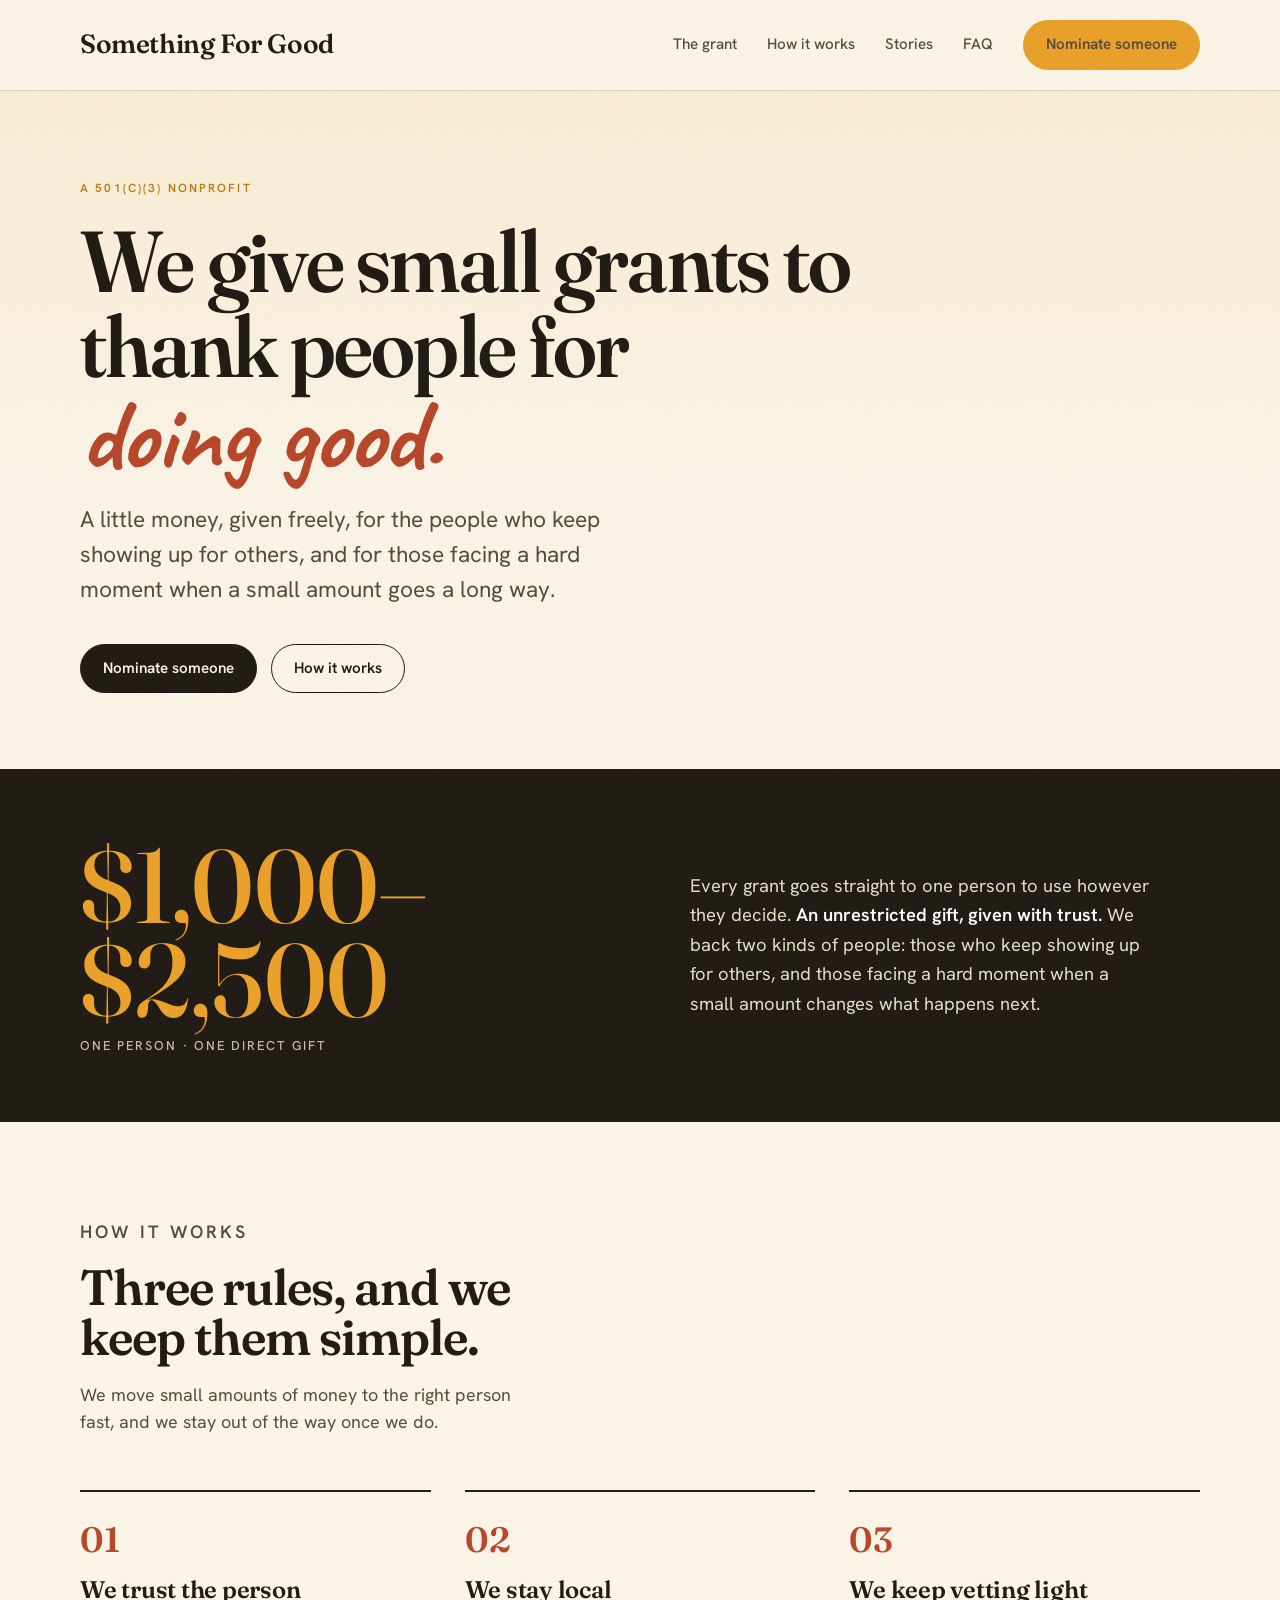
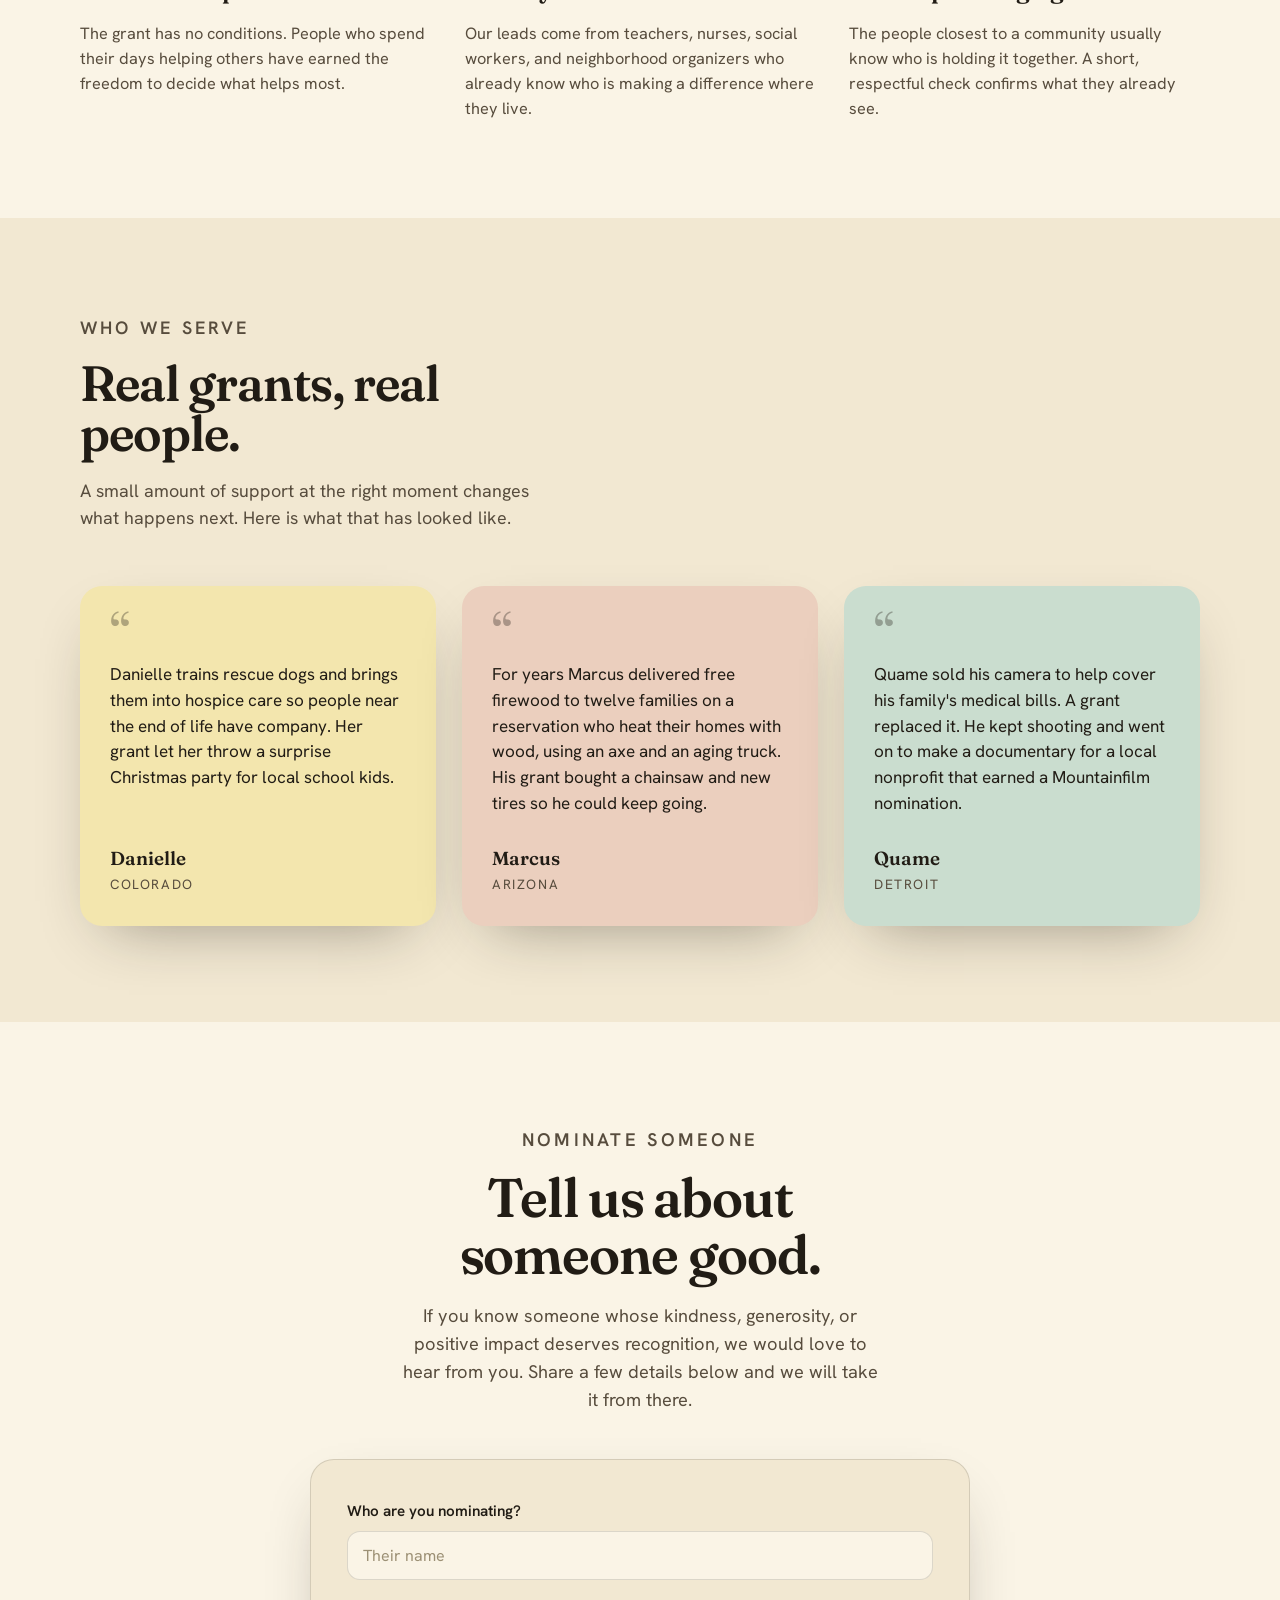
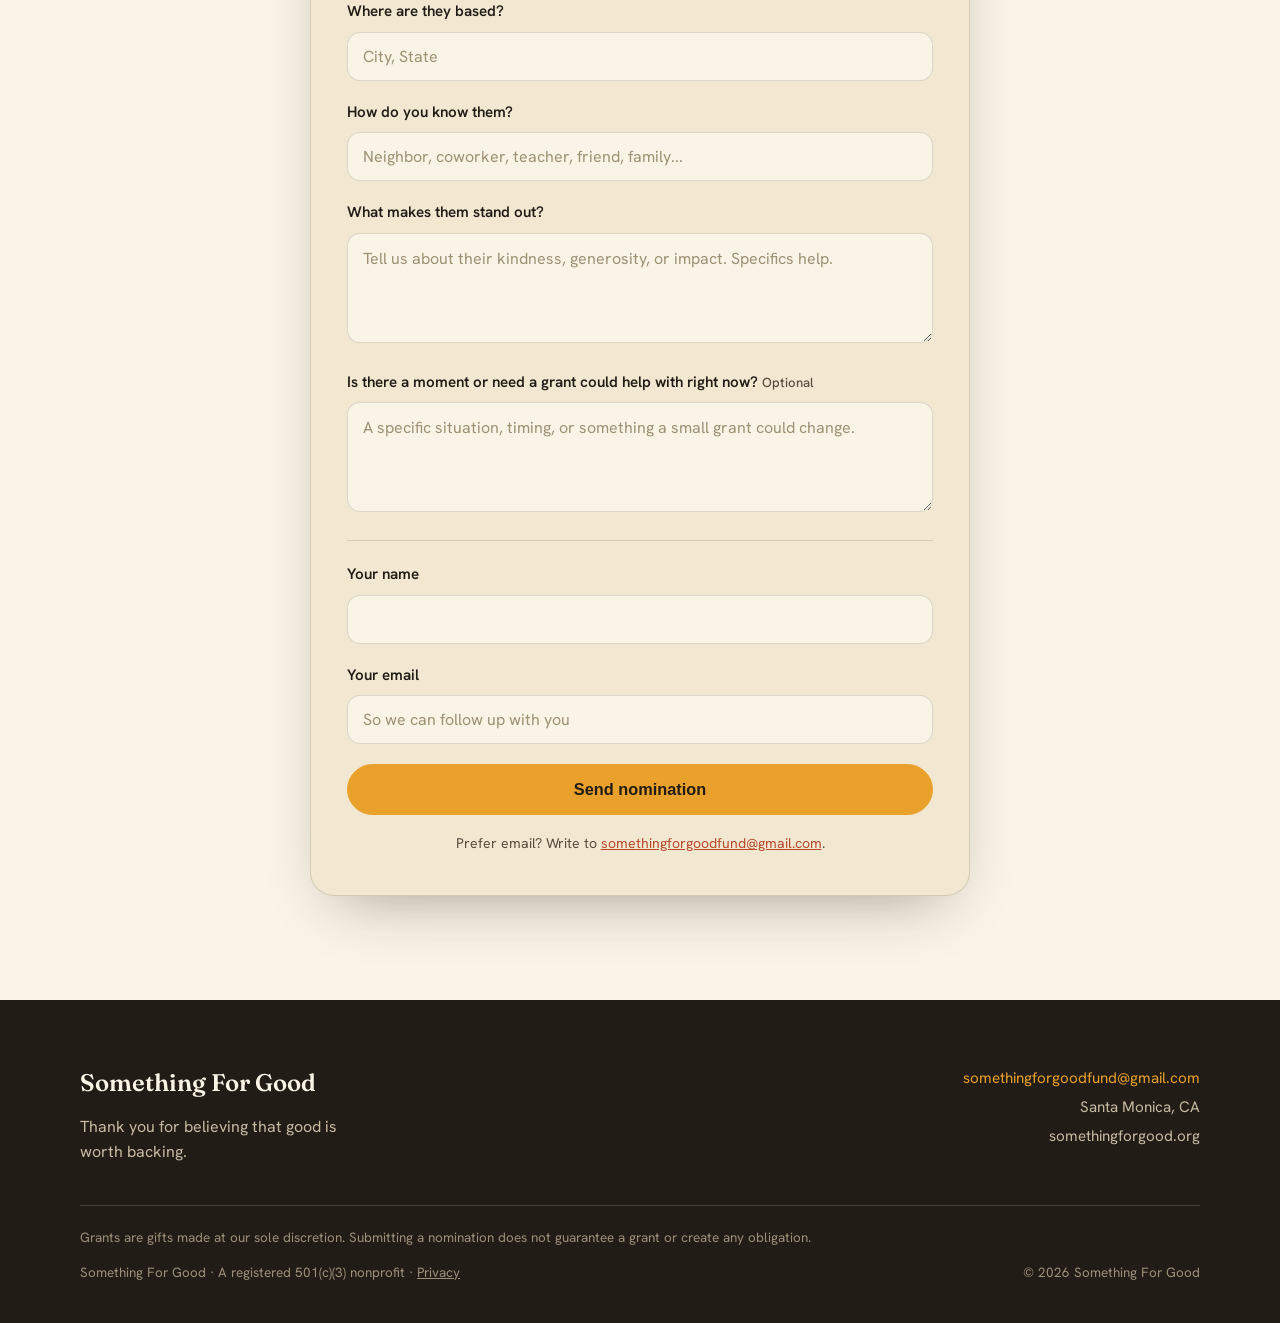
<file: index.html>
<!DOCTYPE html>
<html lang="en">
<head>
<meta charset="UTF-8" />
<script>document.documentElement.className += " js";</script>
<meta name="viewport" content="width=device-width, initial-scale=1.0" />
<title>Something For Good — small grants for people doing good</title>
<meta name="description" content="Something For Good is a 501(c)(3) nonprofit that gives unrestricted grants of $1,000 to $2,500 to everyday people quietly making life better for the people near them." />
<link rel="preconnect" href="https://fonts.googleapis.com" />
<link rel="preconnect" href="https://fonts.gstatic.com" crossorigin />
<link href="https://fonts.googleapis.com/css2?family=Caveat:wght@600;700&family=Fraunces:ital,opsz,wght@0,9..144,400;0,9..144,500;0,9..144,600;0,9..144,700;1,9..144,500&family=Hanken+Grotesk:wght@400;500;600;700&display=swap" rel="stylesheet" />
<link rel="stylesheet" href="styles.css" />
</head>
<body>

<header>
  <nav class="wrap nav">
    <a class="brand" href="#top" aria-label="Something For Good home">Something For Good</a>
    <div class="nav-links" id="navLinks">
      <a href="#grant">The grant</a>
      <a href="#how">How it works</a>
      <a href="#stories">Stories</a>
      <a href="faq.html">FAQ</a>
      <a class="btn btn-gold" href="#contact">Nominate someone</a>
    </div>
    <button class="menu-toggle" id="menuToggle" aria-label="Open menu" aria-expanded="false">
      <span></span><span></span><span></span>
    </button>
  </nav>
</header>

<main id="top">

  <!-- HERO -->
  <section class="hero">
    <div class="wrap">
      <p class="eyebrow reveal">A 501(c)(3) nonprofit</p>
      <h1 class="reveal d1">We give small grants to thank people for <em>doing good.</em></h1>
      <p class="lede reveal d2">A little money, given freely, for the people who keep showing up for others, and for those facing a hard moment when a small amount goes a long way.</p>
      <div class="hero-actions reveal d3">
        <a class="btn" href="#contact">Nominate someone</a>
        <a class="btn btn-ghost" href="#how">How it works</a>
      </div>
    </div>
  </section>

  <!-- GRANT BAND -->
  <section class="band" id="grant">
    <div class="wrap grid">
      <div class="figure reveal">
        <span class="amt">$1,000–$2,500</span>
        <span class="cap">One person · one direct gift</span>
      </div>
      <div class="reveal d1">
        <p>Every grant goes straight to one person to use however they decide. <strong>An unrestricted gift, given with trust.</strong> We back two kinds of people: those who keep showing up for others, and those facing a hard moment when a small amount changes what happens next.</p>
      </div>
    </div>
  </section>

  <!-- HOW IT WORKS -->
  <section class="block" id="how">
    <div class="wrap">
      <div class="section-head reveal">
        <p class="eyebrow">How it works</p>
        <h2>Three rules, and we keep them simple.</h2>
        <p>We move small amounts of money to the right person fast, and we stay out of the way once we do.</p>
      </div>
      <div class="steps">
        <div class="step reveal">
          <div class="num">01</div>
          <h3>We trust the person</h3>
          <p>The grant has no conditions. People who spend their days helping others have earned the freedom to decide what helps most.</p>
        </div>
        <div class="step reveal d1">
          <div class="num">02</div>
          <h3>We stay local</h3>
          <p>Our leads come from teachers, nurses, social workers, and neighborhood organizers who already know who is making a difference where they live.</p>
        </div>
        <div class="step reveal d2">
          <div class="num">03</div>
          <h3>We keep vetting light</h3>
          <p>The people closest to a community usually know who is holding it together. A short, respectful check confirms what they already see.</p>
        </div>
      </div>
    </div>
  </section>

  <!-- STORIES -->
  <section class="block stories-sec" id="stories">
    <div class="wrap">
      <div class="section-head reveal">
        <p class="eyebrow">Who we serve</p>
        <h2>Real grants, real people.</h2>
        <p>A small amount of support at the right moment changes what happens next. Here is what that has looked like.</p>
      </div>
      <div class="stories">
        <article class="story gold reveal">
          <div class="quote-mark">&ldquo;</div>
          <p>Danielle trains rescue dogs and brings them into hospice care so people near the end of life have company. Her grant let her throw a surprise Christmas party for local school kids.</p>
          <div class="who">Danielle</div>
          <div class="where">Colorado</div>
        </article>
        <article class="story clay reveal d1">
          <div class="quote-mark">&ldquo;</div>
          <p>For years Marcus delivered free firewood to twelve families on a reservation who heat their homes with wood, using an axe and an aging truck. His grant bought a chainsaw and new tires so he could keep going.</p>
          <div class="who">Marcus</div>
          <div class="where">Arizona</div>
        </article>
        <article class="story sage reveal d2">
          <div class="quote-mark">&ldquo;</div>
          <p>Quame sold his camera to help cover his family's medical bills. A grant replaced it. He kept shooting and went on to make a documentary for a local nonprofit that earned a Mountainfilm nomination.</p>
          <div class="who">Quame</div>
          <div class="where">Detroit</div>
        </article>
      </div>
    </div>
  </section>

  <!-- NOMINATE -->
  <section class="cta" id="contact">
    <div class="wrap">
      <div class="cta-head reveal">
        <p class="eyebrow">Nominate someone</p>
        <h2>Tell us about someone good.</h2>
        <p>If you know someone whose kindness, generosity, or positive impact deserves recognition, we would love to hear from you. Share a few details below and we will take it from there.</p>
      </div>

      <form id="nominate" class="form-card reveal d1" action="https://formspree.io/f/xeeyewyy" method="POST" novalidate>
        <div class="field">
          <label for="nomName">Who are you nominating?</label>
          <input id="nomName" name="nominee_name" type="text" placeholder="Their name" autocomplete="off" required>
        </div>
        <input type="text" name="_gotcha" tabindex="-1" autocomplete="off" aria-hidden="true" style="position:absolute;left:-9999px;width:1px;height:1px;opacity:0;pointer-events:none">

        <div class="field">
          <label for="nomLoc">Where are they based?</label>
          <input id="nomLoc" name="nominee_location" type="text" placeholder="City, State">
        </div>
        <div class="field">
          <label for="nomRel">How do you know them?</label>
          <input id="nomRel" name="relationship" type="text" placeholder="Neighbor, coworker, teacher, friend, family...">
        </div>
        <div class="field">
          <label for="nomStory">What makes them stand out?</label>
          <textarea id="nomStory" name="why_they_stand_out" placeholder="Tell us about their kindness, generosity, or impact. Specifics help." required></textarea>
        </div>
        <div class="field">
          <label for="nomNeed">Is there a moment or need a grant could help with right now? <span class="opt">Optional</span></label>
          <textarea id="nomNeed" name="current_need" placeholder="A specific situation, timing, or something a small grant could change."></textarea>
        </div>
        <hr class="field-divider">
        <div class="field">
          <label for="yourName">Your name</label>
          <input id="yourName" name="your_name" type="text" autocomplete="name" required>
        </div>
        <div class="field">
          <label for="yourEmail">Your email</label>
          <input id="yourEmail" name="email" type="email" placeholder="So we can follow up with you" autocomplete="email" required>
        </div>
        <div class="form-actions">
          <button type="submit" class="btn btn-gold">Send nomination</button>
        </div>
        <div class="form-error" id="formError">Please fill in your name, your email, the nominee, and what makes them stand out.</div>
        <p class="form-note">Prefer email? Write to <a href="mailto:somethingforgoodfund@gmail.com">somethingforgoodfund@gmail.com</a>.</p>
      </form>

      <div class="form-success" id="formSuccess" role="status">
        <h3>Thank you.</h3>
        <p>Your nomination is on its way. We read every one, and we will be in touch.</p>
      </div>
    </div>
  </section>

</main>

<footer>
  <div class="wrap">
    <div class="foot-grid">
      <div>
        <div class="foot-brand">Something For Good</div>
        <p style="color:#C8BBA4;max-width:32ch;margin-top:14px">Thank you for believing that good is worth backing.</p>
      </div>
      <div class="foot-meta">
        <a href="mailto:somethingforgoodfund@gmail.com">somethingforgoodfund@gmail.com</a><br>
        Santa Monica, CA<br>
        somethingforgood.org
      </div>
    </div>
    <hr class="foot-rule" />
    <p style="color:#9C907C;font-size:.84rem;margin-bottom:14px">Grants are gifts made at our sole discretion. Submitting a nomination does not guarantee a grant or create any obligation.</p>

    <div class="foot-fine">
      <span>Something For Good · A registered 501(c)(3) nonprofit · <a href="privacy.html" style="color:inherit;text-decoration:underline">Privacy</a></span>
      <span>© 2026 Something For Good</span>
    </div>
  </div>
</footer>

<script>
  // Scroll reveal
  const io = new IntersectionObserver((entries)=>{
    entries.forEach(e=>{ if(e.isIntersecting){ e.target.classList.add('in'); io.unobserve(e.target);} });
  },{threshold:.14});
  document.querySelectorAll('.reveal').forEach(el=>io.observe(el));

  // Mobile menu
  const toggle=document.getElementById('menuToggle');
  const links=document.getElementById('navLinks');
  toggle.addEventListener('click',()=>{
    const open=links.classList.toggle('open');
    toggle.setAttribute('aria-expanded',open);
  });
  links.querySelectorAll('a').forEach(a=>a.addEventListener('click',()=>{
    links.classList.remove('open');toggle.setAttribute('aria-expanded',false);
  }));

  // Nomination form
  const form=document.getElementById('nominate');
  if(form){
    const val=id=>(document.getElementById(id).value||'').trim();
    const err=document.getElementById('formError');
    const btn=form.querySelector('button[type="submit"]');
    form.addEventListener('submit',async e=>{
      e.preventDefault();
      if(!val('nomName')||!val('nomStory')||!val('yourName')||!val('yourEmail')){
        err.textContent='Please fill in your name, your email, the nominee, and what makes them stand out.';
        err.classList.add('show');
        return;
      }
      err.classList.remove('show');
      btn.disabled=true; btn.textContent='Sending...';
      try{
        const res=await fetch(form.action,{
          method:'POST',
          body:new FormData(form),
          headers:{'Accept':'application/json'}
        });
        if(!res.ok) throw new Error('bad response');
        form.style.display='none';
        const ok=document.getElementById('formSuccess');
        ok.classList.add('show');
        const sec=document.getElementById('contact');
        (sec||ok).scrollIntoView({behavior:'smooth',block:'start'});
      }catch(_){
        btn.disabled=false; btn.textContent='Send nomination';
        err.textContent='That did not send. Please try again, or email somethingforgoodfund@gmail.com.';
        err.classList.add('show');
      }
    });
  }
</script>
</body>
</html>
</file>
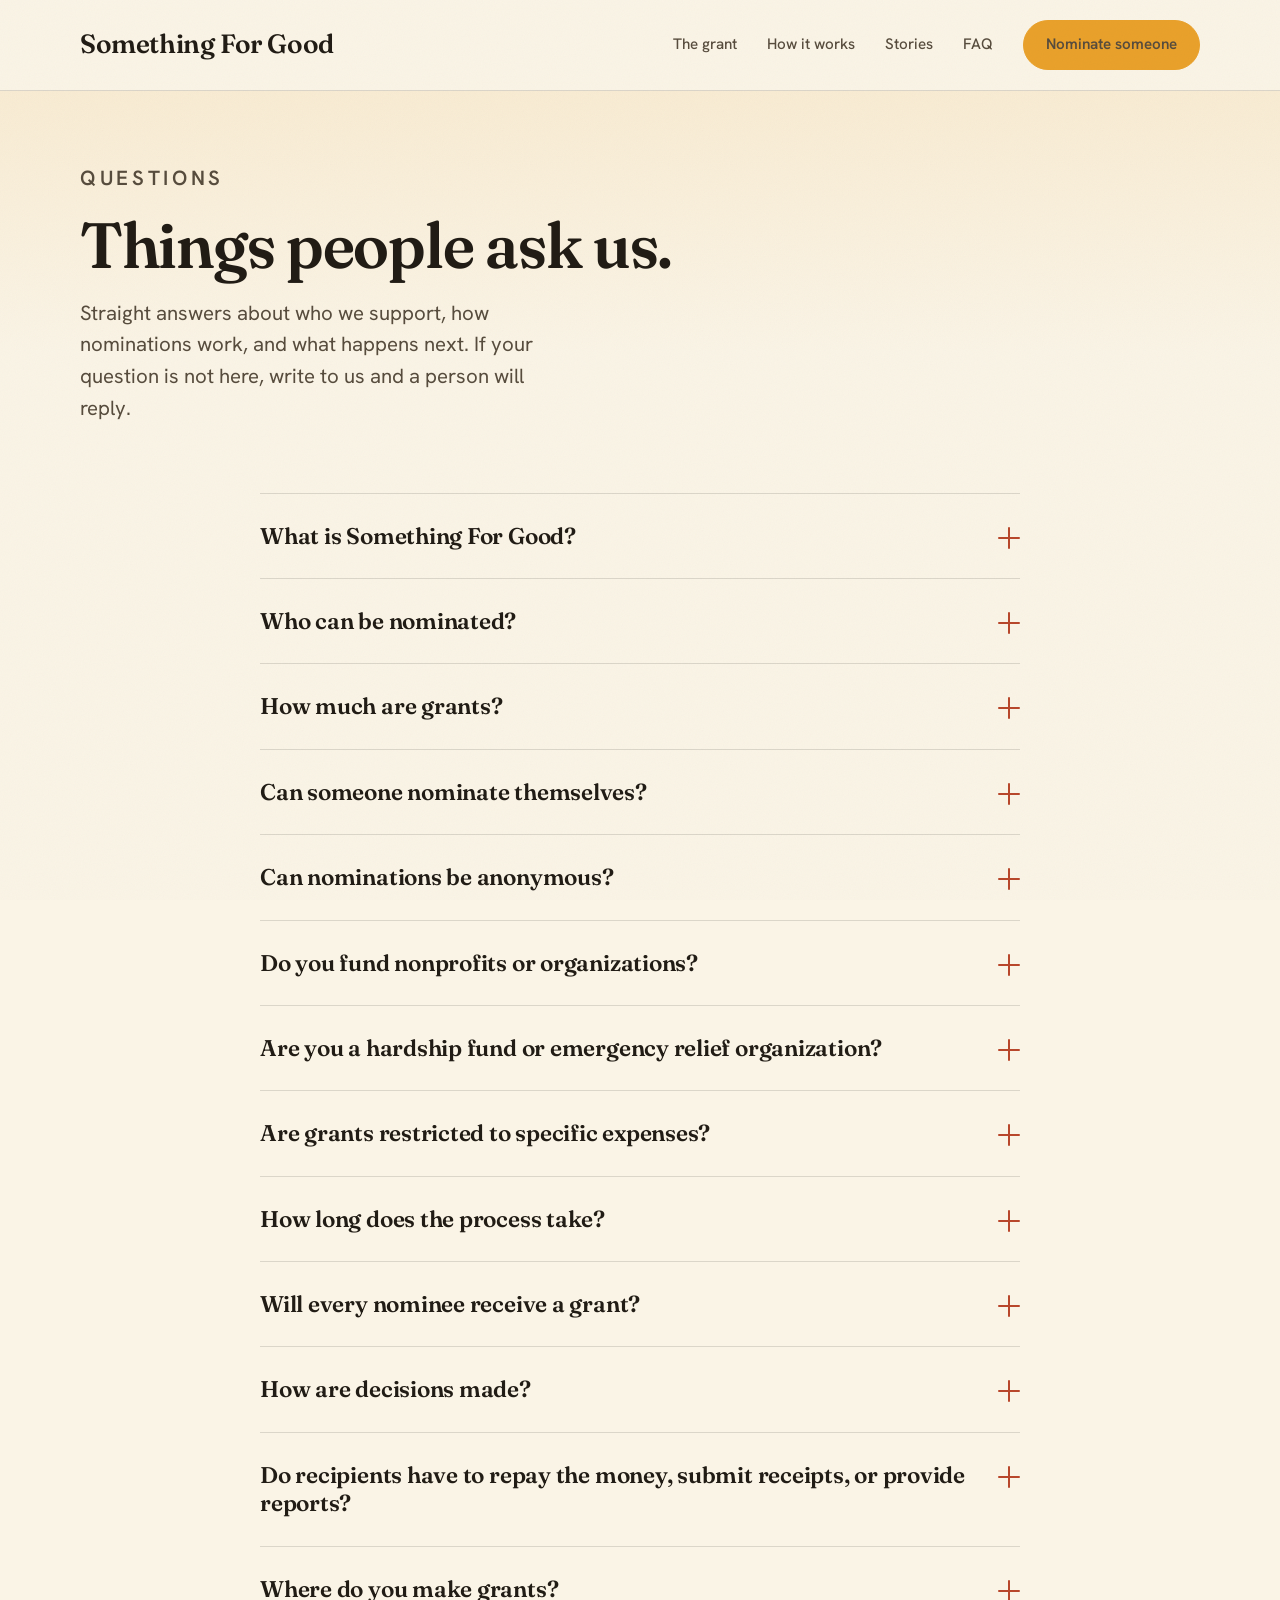
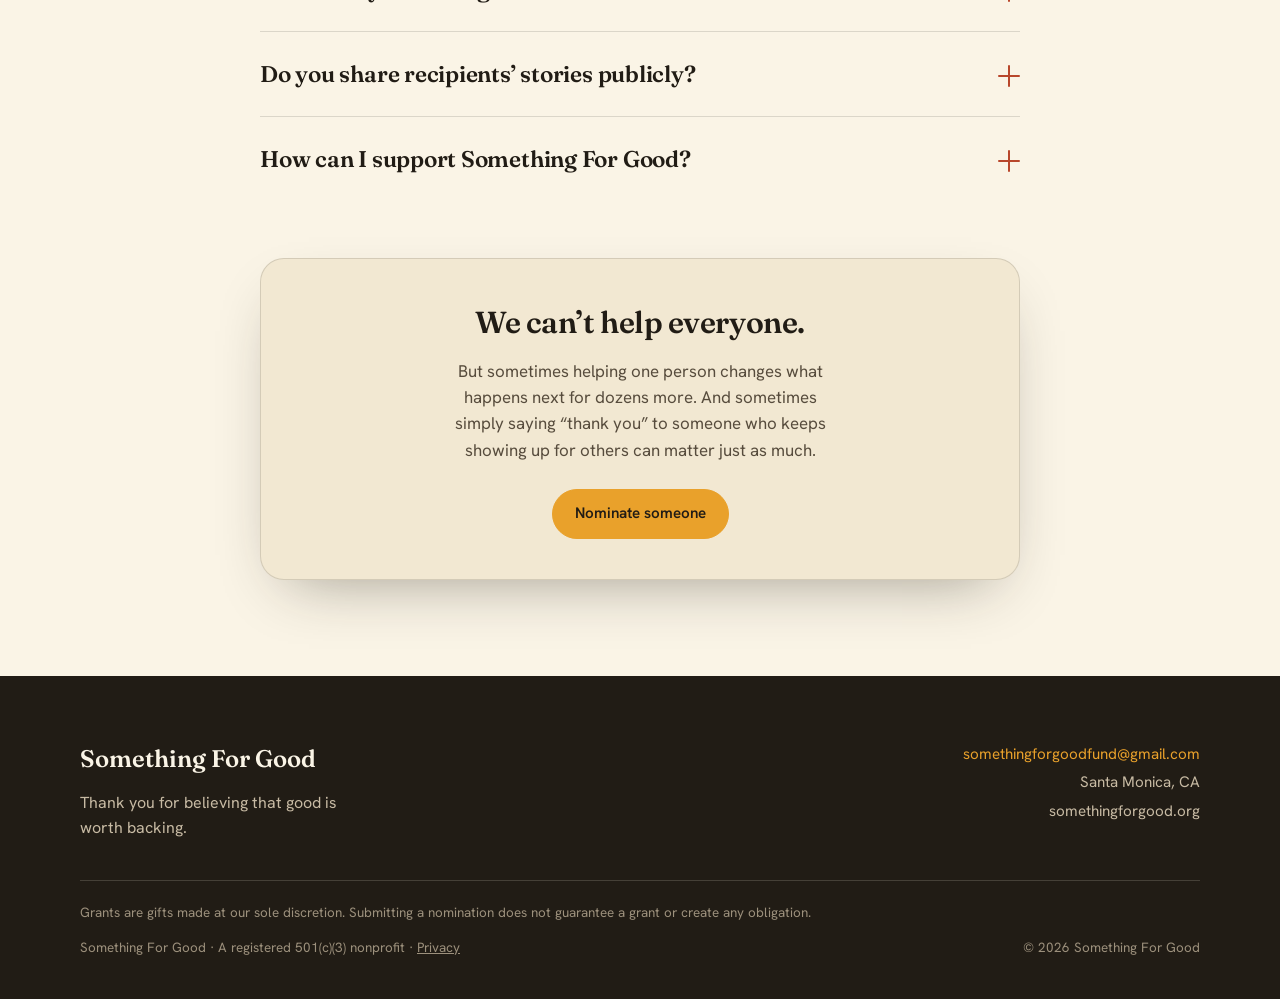
<file: faq.html>
<!DOCTYPE html>
<html lang="en">
<head>
<meta charset="UTF-8" />
<script>document.documentElement.className += " js";</script>
<meta name="viewport" content="width=device-width, initial-scale=1.0" />
<title>FAQ — Something For Good</title>
<meta name="description" content="Answers to common questions about Something For Good's small unrestricted grants, how nominations work, and who we support." />
<link rel="preconnect" href="https://fonts.googleapis.com" />
<link rel="preconnect" href="https://fonts.gstatic.com" crossorigin />
<link href="https://fonts.googleapis.com/css2?family=Caveat:wght@600;700&family=Fraunces:ital,opsz,wght@0,9..144,400;0,9..144,500;0,9..144,600;0,9..144,700;1,9..144,500&family=Hanken+Grotesk:wght@400;500;600;700&display=swap" rel="stylesheet" />
<link rel="stylesheet" href="styles.css" />
<style>
  .faq-hero{padding:72px 0 44px;
    background:linear-gradient(180deg,rgba(233,161,43,.10),rgba(250,244,230,0) 70%)}
  .faq-hero h1{font-family:var(--display);font-weight:600;
    font-size:clamp(2.4rem,5.5vw,4rem);line-height:1.02;letter-spacing:-.02em;
    margin:18px 0 20px;max-width:16ch;font-variation-settings:"SOFT" 30,"WONK" 1}
  .faq-hero p{font-size:clamp(1.05rem,1.8vw,1.28rem);max-width:44ch;color:var(--ink-soft)}
  .faq-list{padding:24px 0 96px;max-width:760px}
  .faq-item{border-top:1px solid var(--line)}
  .faq-item:last-child{border-bottom:1px solid var(--line)}
  .faq-q{width:100%;display:flex;align-items:flex-start;justify-content:space-between;gap:24px;
    background:none;border:none;cursor:pointer;text-align:left;padding:28px 0;
    font-family:var(--display);font-weight:600;font-size:clamp(1.15rem,2.2vw,1.42rem);
    color:var(--ink);letter-spacing:-.01em;line-height:1.25}
  .faq-q:focus-visible{outline:2px solid var(--marigold-deep);outline-offset:4px;border-radius:6px}
  .faq-icon{flex:none;width:22px;height:22px;margin-top:5px;position:relative}
  .faq-icon::before,.faq-icon::after{content:"";position:absolute;background:var(--clay);
    border-radius:2px;transition:transform .28s ease}
  .faq-icon::before{top:10px;left:0;width:22px;height:2px}
  .faq-icon::after{left:10px;top:0;width:2px;height:22px}
  .faq-item.open .faq-icon::after{transform:rotate(90deg)}
  .faq-a{overflow:hidden;max-height:0;transition:max-height .32s ease}
  .faq-item.open .faq-a{max-height:640px}
  .faq-a p{color:var(--ink-soft);font-size:1.06rem;line-height:1.62;
    max-width:60ch;padding:0 0 28px}
  .faq-a p + p{padding-top:0;margin-top:-12px;padding-bottom:28px}
  .faq-a a{color:var(--clay);text-decoration:underline}
  .faq-foot{margin-top:56px;background:var(--paper-2);border:1px solid var(--line);
    border-radius:24px;padding:40px 36px;text-align:center;box-shadow:var(--shadow)}
  .faq-foot h2{font-family:var(--display);font-weight:600;font-size:1.9rem;
    letter-spacing:-.015em;margin-bottom:12px}
  .faq-foot p{color:var(--ink-soft);max-width:44ch;margin:0 auto 26px;font-size:1.06rem}
  @media (prefers-reduced-motion:reduce){
    .faq-a{transition:none}
    .faq-icon::before,.faq-icon::after{transition:none}
  }
</style>
</head>
<body>

<header>
  <nav class="wrap nav">
    <a class="brand" href="index.html" aria-label="Something For Good home">Something For Good</a>
    <div class="nav-links" id="navLinks">
      <a href="index.html#grant">The grant</a>
      <a href="index.html#how">How it works</a>
      <a href="index.html#stories">Stories</a>
      <a href="faq.html">FAQ</a>
      <a class="btn btn-gold" href="index.html#contact">Nominate someone</a>
    </div>
    <button class="menu-toggle" id="menuToggle" aria-label="Open menu" aria-expanded="false">
      <span></span><span></span><span></span>
    </button>
  </nav>
</header>

<main id="top">

  <section class="faq-hero">
    <div class="wrap">
      <p class="eyebrow reveal">Questions</p>
      <h1 class="reveal d1">Things people ask us.</h1>
      <p class="reveal d2">Straight answers about who we support, how nominations work, and what happens next. If your question is not here, write to us and a person will reply.</p>
    </div>
  </section>

  <section class="wrap faq-list">

    <div class="faq-item reveal">
      <button class="faq-q" aria-expanded="false" aria-controls="a1">
        <span>What is Something For Good?</span>
        <span class="faq-icon" aria-hidden="true"></span>
      </button>
      <div class="faq-a" id="a1" role="region">
        <p>Something For Good is a 501(c)(3) nonprofit that gives small grants directly to people.</p>
        <p>Our primary mission is to recognize and support people who consistently demonstrate extraordinary generosity, service, and care for others &mdash; beyond their professional roles, beyond organizational responsibilities, and beyond what most people would reasonably expect.</p>
        <p>We also help at those rare moments when a little support, given at exactly the right time, can change what happens next.</p>
      </div>
    </div>

    <div class="faq-item reveal">
      <button class="faq-q" aria-expanded="false" aria-controls="a2">
        <span>Who can be nominated?</span>
        <span class="faq-icon" aria-hidden="true"></span>
      </button>
      <div class="faq-a" id="a2" role="region">
        <p>We generally support two kinds of people.</p>
        <p><strong>People who keep showing up for others in extraordinary ways.</strong> The teacher who spends evenings training rescue dogs to become companions for hospice patients. The handyman who provides free safety repairs and plumbing help for elderly neighbors. The Uber driver who gives free rides to families visiting loved ones in hospitals, often far from home. The neighbor who organizes a pop-up food pantry in her backyard. The mechanic who cuts and delivers free firewood to families struggling with heating costs. The young barber who gives free haircuts to veterans and to people preparing for their first day at a new job.</p>
        <p><strong>People facing those rare moments when a small amount of support could change what happens next.</strong> Creating a prom for high school students with intellectual disabilities after many were bullied or excluded from traditional events. Replacing tools stolen from a handyman who had spent years helping elderly neighbors for free. Replacing the camera an aspiring photographer sold to help pay family medical bills, so he could keep documenting his community and teaching others. Buying a ping-pong table that drew young people into a remote community center offering online counseling during a period of high youth suicide rates.</p>
      </div>
    </div>

    <div class="faq-item reveal">
      <button class="faq-q" aria-expanded="false" aria-controls="a3">
        <span>How much are grants?</span>
        <span class="faq-icon" aria-hidden="true"></span>
      </button>
      <div class="faq-a" id="a3" role="region">
        <p>Most grants range from $1,000 to $2,500.</p>
      </div>
    </div>

    <div class="faq-item reveal">
      <button class="faq-q" aria-expanded="false" aria-controls="a4">
        <span>Can someone nominate themselves?</span>
        <span class="faq-icon" aria-hidden="true"></span>
      </button>
      <div class="faq-a" id="a4" role="region">
        <p>Yes. Sometimes asking for help takes as much courage as offering it.</p>
      </div>
    </div>

    <div class="faq-item reveal">
      <button class="faq-q" aria-expanded="false" aria-controls="a5">
        <span>Can nominations be anonymous?</span>
        <span class="faq-icon" aria-hidden="true"></span>
      </button>
      <div class="faq-a" id="a5" role="region">
        <p>No. Our process involves conversations and relationship-building, so nominators must identify themselves and be willing to participate in follow-up discussions if needed.</p>
      </div>
    </div>

    <div class="faq-item reveal">
      <button class="faq-q" aria-expanded="false" aria-controls="a6">
        <span>Do you fund nonprofits or organizations?</span>
        <span class="faq-icon" aria-hidden="true"></span>
      </button>
      <div class="faq-a" id="a6" role="region">
        <p>No. We support people, not systems.</p>
      </div>
    </div>

    <div class="faq-item reveal">
      <button class="faq-q" aria-expanded="false" aria-controls="a7">
        <span>Are you a hardship fund or emergency relief organization?</span>
        <span class="faq-icon" aria-hidden="true"></span>
      </button>
      <div class="faq-a" id="a7" role="region">
        <p>No. While we occasionally support people facing difficult circumstances, we are not designed to meet every need.</p>
        <p>Instead, we look for opportunities where a relatively small grant can remove a specific obstacle, strengthen something good that is already happening, or create ripple effects far beyond the grant itself.</p>
      </div>
    </div>

    <div class="faq-item reveal">
      <button class="faq-q" aria-expanded="false" aria-controls="a8">
        <span>Are grants restricted to specific expenses?</span>
        <span class="faq-icon" aria-hidden="true"></span>
      </button>
      <div class="faq-a" id="a8" role="region">
        <p>Usually not. We trust the person closest to the problem to know what will help most.</p>
      </div>
    </div>

    <div class="faq-item reveal">
      <button class="faq-q" aria-expanded="false" aria-controls="a9">
        <span>How long does the process take?</span>
        <span class="faq-icon" aria-hidden="true"></span>
      </button>
      <div class="faq-a" id="a9" role="region">
        <p>We review every nomination carefully and personally.</p>
        <p>Most decisions take approximately two to three weeks from the time we receive a complete nomination, although timing may vary depending on the circumstances and the need for follow-up conversations.</p>
      </div>
    </div>

    <div class="faq-item reveal">
      <button class="faq-q" aria-expanded="false" aria-controls="a10">
        <span>Will every nominee receive a grant?</span>
        <span class="faq-icon" aria-hidden="true"></span>
      </button>
      <div class="faq-a" id="a10" role="region">
        <p>No. We wish we could support everyone doing extraordinary work or facing a difficult moment. Our resources are limited, and saying no to worthy requests is often the hardest part of this work.</p>
      </div>
    </div>

    <div class="faq-item reveal">
      <button class="faq-q" aria-expanded="false" aria-controls="a11">
        <span>How are decisions made?</span>
        <span class="faq-icon" aria-hidden="true"></span>
      </button>
      <div class="faq-a" id="a11" role="region">
        <p>We do not use a points system or formula.</p>
        <p>We look for opportunities where a relatively small amount of support could strengthen something good that is already happening, remove a specific obstacle, or meaningfully change what happens next.</p>
      </div>
    </div>

    <div class="faq-item reveal">
      <button class="faq-q" aria-expanded="false" aria-controls="a12">
        <span>Do recipients have to repay the money, submit receipts, or provide reports?</span>
        <span class="faq-icon" aria-hidden="true"></span>
      </button>
      <div class="faq-a" id="a12" role="region">
        <p>No. These are gifts, not loans. We intentionally try to reduce bureaucracy, not create more of it.</p>
      </div>
    </div>

    <div class="faq-item reveal">
      <button class="faq-q" aria-expanded="false" aria-controls="a13">
        <span>Where do you make grants?</span>
        <span class="faq-icon" aria-hidden="true"></span>
      </button>
      <div class="faq-a" id="a13" role="region">
        <p>We are hyper-local in approach and national in reach.</p>
        <p>We rely on teachers, nurses, social workers, coaches, clergy, neighbors, and community leaders to help us identify extraordinary people in their own communities. Goodness exists everywhere.</p>
      </div>
    </div>

    <div class="faq-item reveal">
      <button class="faq-q" aria-expanded="false" aria-controls="a14">
        <span>Do you share recipients&rsquo; stories publicly?</span>
        <span class="faq-icon" aria-hidden="true"></span>
      </button>
      <div class="faq-a" id="a14" role="region">
        <p>Only with permission. Some recipients love sharing their stories in hopes of inspiring others. Others prefer privacy. We respect both equally.</p>
      </div>
    </div>

    <div class="faq-item reveal">
      <button class="faq-q" aria-expanded="false" aria-controls="a15">
        <span>How can I support Something For Good?</span>
        <span class="faq-icon" aria-hidden="true"></span>
      </button>
      <div class="faq-a" id="a15" role="region">
        <p>You can support our work by donating, nominating someone, sharing stories of kindness, or helping us identify people making their communities stronger.</p>
        <p>We believe kindness grows when it is noticed, celebrated, and supported.</p>
      </div>
    </div>

    <div class="faq-foot reveal">
      <h2>We can&rsquo;t help everyone.</h2>
      <p>But sometimes helping one person changes what happens next for dozens more. And sometimes simply saying &ldquo;thank you&rdquo; to someone who keeps showing up for others can matter just as much.</p>
      <a class="btn btn-gold" href="index.html#contact">Nominate someone</a>
    </div>

  </section>

</main>

<footer>
  <div class="wrap">
    <div class="foot-grid">
      <div>
        <div class="foot-brand">Something For Good</div>
        <p style="color:#C8BBA4;max-width:32ch;margin-top:14px">Thank you for believing that good is worth backing.</p>
      </div>
      <div class="foot-meta">
        <a href="mailto:somethingforgoodfund@gmail.com">somethingforgoodfund@gmail.com</a><br>
        Santa Monica, CA<br>
        somethingforgood.org
      </div>
    </div>
    <hr class="foot-rule" />
    <p style="color:#9C907C;font-size:.84rem;margin-bottom:14px">Grants are gifts made at our sole discretion. Submitting a nomination does not guarantee a grant or create any obligation.</p>

    <div class="foot-fine">
      <span>Something For Good · A registered 501(c)(3) nonprofit · <a href="privacy.html" style="color:inherit;text-decoration:underline">Privacy</a></span>
      <span>© 2026 Something For Good</span>
    </div>
  </div>
</footer>

<script>
  const io = new IntersectionObserver((entries)=>{
    entries.forEach(e=>{ if(e.isIntersecting){ e.target.classList.add('in'); io.unobserve(e.target);} });
  },{threshold:.14});
  document.querySelectorAll('.reveal').forEach(el=>io.observe(el));

  const toggle=document.getElementById('menuToggle');
  const links=document.getElementById('navLinks');
  toggle.addEventListener('click',()=>{
    const open=links.classList.toggle('open');
    toggle.setAttribute('aria-expanded',open);
  });
  links.querySelectorAll('a').forEach(a=>a.addEventListener('click',()=>{
    links.classList.remove('open');toggle.setAttribute('aria-expanded',false);
  }));

  document.querySelectorAll('.faq-q').forEach(btn=>{
    btn.addEventListener('click',()=>{
      const item=btn.closest('.faq-item');
      const open=item.classList.toggle('open');
      btn.setAttribute('aria-expanded',open);
    });
  });
</script>
</body>
</html>
</file>
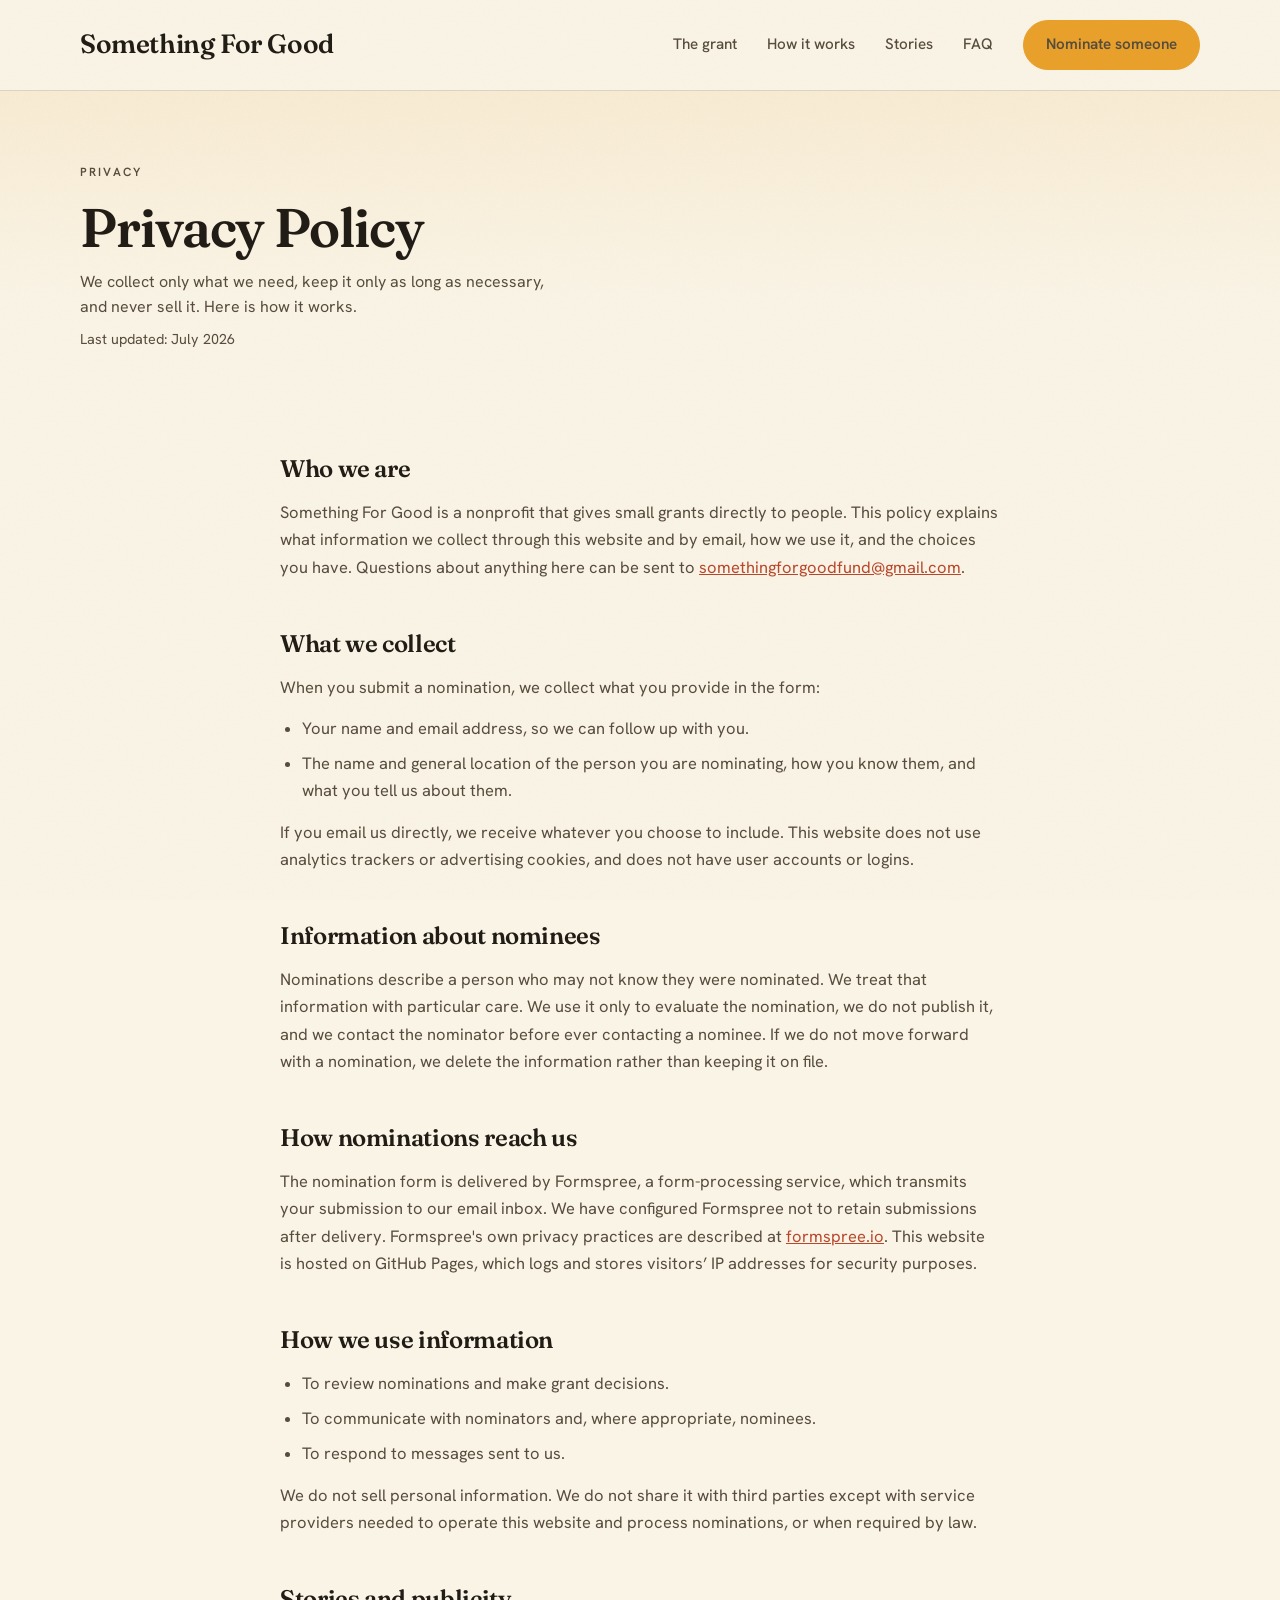
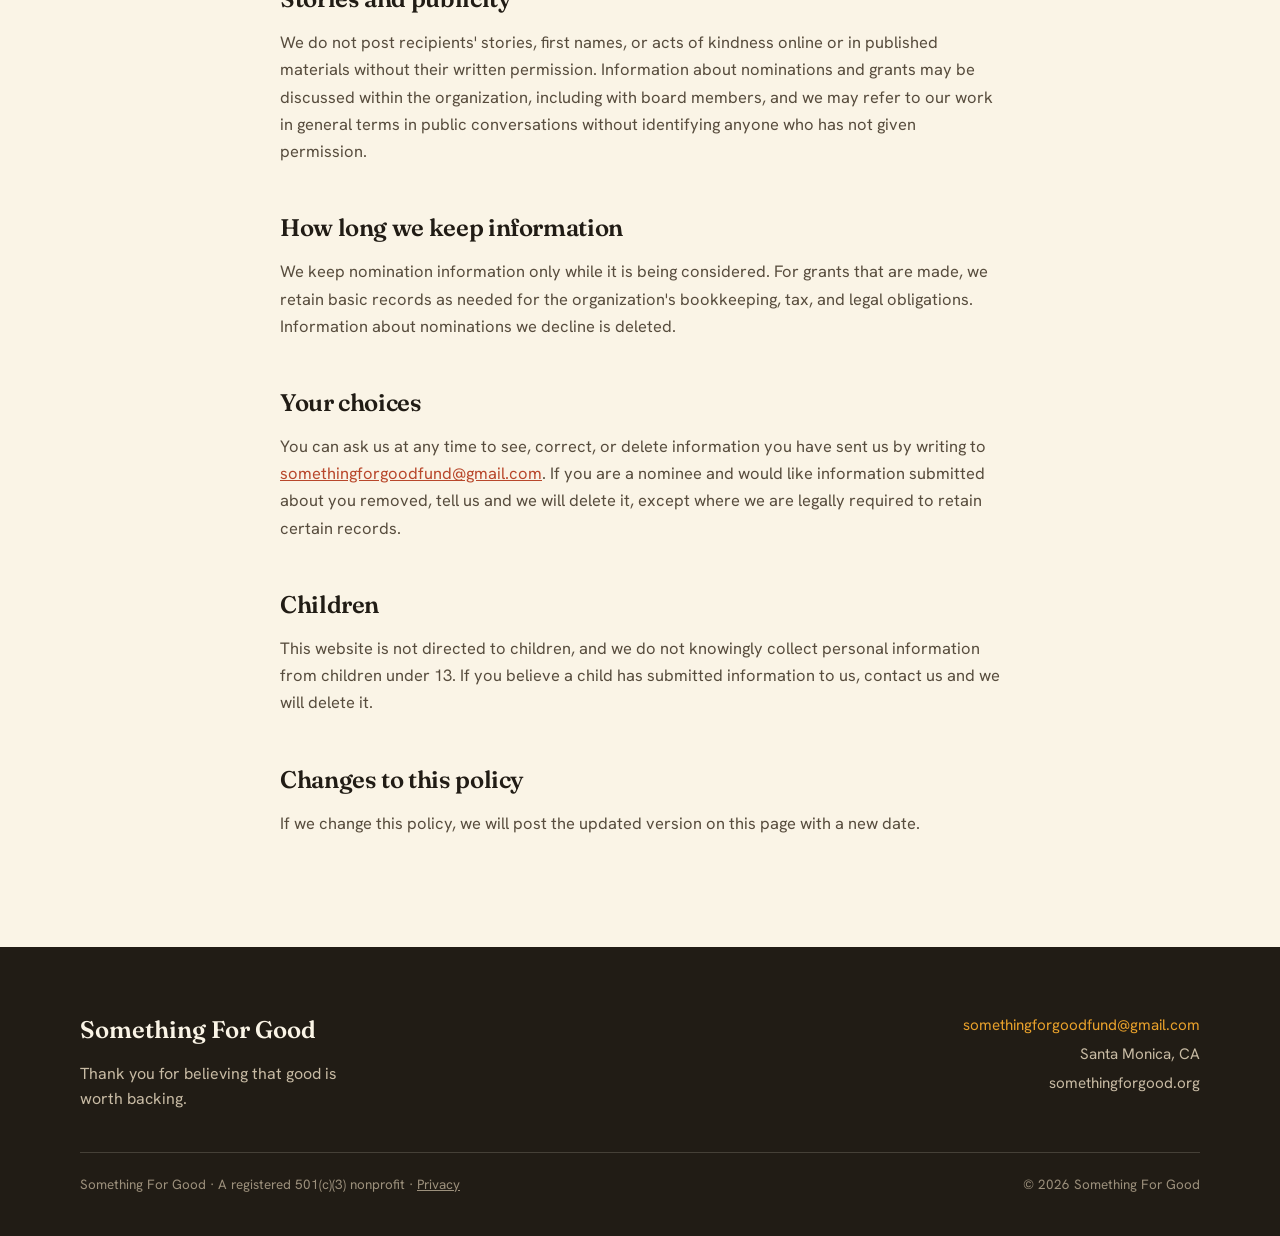
<file: privacy.html>
<!DOCTYPE html>
<html lang="en">
<head>
<meta charset="UTF-8" />
<script>document.documentElement.className += " js";</script>
<meta name="viewport" content="width=device-width, initial-scale=1.0" />
<title>Privacy Policy — Something For Good</title>
<meta name="description" content="How Something For Good collects, uses, and protects the information shared through nominations and email." />
<link rel="preconnect" href="https://fonts.googleapis.com" />
<link rel="preconnect" href="https://fonts.gstatic.com" crossorigin />
<link href="https://fonts.googleapis.com/css2?family=Caveat:wght@600;700&family=Fraunces:ital,opsz,wght@0,9..144,400;0,9..144,500;0,9..144,600;0,9..144,700;1,9..144,500&family=Hanken+Grotesk:wght@400;500;600;700&display=swap" rel="stylesheet" />
<link rel="stylesheet" href="styles.css" />
<style>
  .legal-hero{padding:72px 0 36px;
    background:linear-gradient(180deg,rgba(233,161,43,.10),rgba(250,244,230,0) 70%)}
  .legal-hero h1{font-family:var(--display);font-weight:600;
    font-size:clamp(2.2rem,5vw,3.4rem);line-height:1.05;letter-spacing:-.02em;
    margin:18px 0 14px;font-variation-settings:"SOFT" 30,"WONK" 1}
  .legal-hero p{color:var(--ink-soft);max-width:52ch}
  .legal-body{padding:20px 0 96px;max-width:720px}
  .legal-body h2{font-family:var(--display);font-weight:600;font-size:1.5rem;
    letter-spacing:-.015em;margin:44px 0 12px}
  .legal-body p, .legal-body li{color:var(--ink-soft);font-size:1.03rem;line-height:1.65;
    margin-bottom:14px}
  .legal-body ul{padding-left:22px;margin-bottom:14px}
  .legal-body li{margin-bottom:8px}
  .legal-body a{color:var(--clay);text-decoration:underline}
  .legal-updated{font-size:.9rem;color:#9C907C;margin-top:8px}
</style>
</head>
<body>

<header>
  <nav class="wrap nav">
    <a class="brand" href="index.html" aria-label="Something For Good home">Something For Good</a>
    <div class="nav-links" id="navLinks">
      <a href="index.html#grant">The grant</a>
      <a href="index.html#how">How it works</a>
      <a href="index.html#stories">Stories</a>
      <a href="faq.html">FAQ</a>
      <a class="btn btn-gold" href="index.html#contact">Nominate someone</a>
    </div>
    <button class="menu-toggle" id="menuToggle" aria-label="Open menu" aria-expanded="false">
      <span></span><span></span><span></span>
    </button>
  </nav>
</header>

<main id="top">

  <section class="legal-hero">
    <div class="wrap">
      <p class="eyebrow reveal">Privacy</p>
      <h1 class="reveal d1">Privacy Policy</h1>
      <p class="reveal d2">We collect only what we need, keep it only as long as necessary, and never sell it. Here is how it works.</p>
      <p class="legal-updated reveal d2">Last updated: July 2026</p>
    </div>
  </section>

  <section class="wrap legal-body">

    <h2>Who we are</h2>
    <p>Something For Good is a nonprofit that gives small grants directly to people. This policy explains what information we collect through this website and by email, how we use it, and the choices you have. Questions about anything here can be sent to <a href="mailto:somethingforgoodfund@gmail.com">somethingforgoodfund@gmail.com</a>.</p>

    <h2>What we collect</h2>
    <p>When you submit a nomination, we collect what you provide in the form:</p>
    <ul>
      <li>Your name and email address, so we can follow up with you.</li>
      <li>The name and general location of the person you are nominating, how you know them, and what you tell us about them.</li>
    </ul>
    <p>If you email us directly, we receive whatever you choose to include. This website does not use analytics trackers or advertising cookies, and does not have user accounts or logins.</p>

    <h2>Information about nominees</h2>
    <p>Nominations describe a person who may not know they were nominated. We treat that information with particular care. We use it only to evaluate the nomination, we do not publish it, and we contact the nominator before ever contacting a nominee. If we do not move forward with a nomination, we delete the information rather than keeping it on file.</p>

    <h2>How nominations reach us</h2>
    <p>The nomination form is delivered by Formspree, a form-processing service, which transmits your submission to our email inbox. We have configured Formspree not to retain submissions after delivery. Formspree's own privacy practices are described at <a href="https://formspree.io/legal/privacy-policy/" rel="noopener">formspree.io</a>. This website is hosted on GitHub Pages, which logs and stores visitors&rsquo; IP addresses for security purposes.</p>

    <h2>How we use information</h2>
    <ul>
      <li>To review nominations and make grant decisions.</li>
      <li>To communicate with nominators and, where appropriate, nominees.</li>
      <li>To respond to messages sent to us.</li>
    </ul>
    <p>We do not sell personal information. We do not share it with third parties except with service providers needed to operate this website and process nominations, or when required by law.</p>

    <h2>Stories and publicity</h2>
    <p>We do not post recipients' stories, first names, or acts of kindness online or in published materials without their written permission. Information about nominations and grants may be discussed within the organization, including with board members, and we may refer to our work in general terms in public conversations without identifying anyone who has not given permission.</p>

    <h2>How long we keep information</h2>
    <p>We keep nomination information only while it is being considered. For grants that are made, we retain basic records as needed for the organization's bookkeeping, tax, and legal obligations. Information about nominations we decline is deleted.</p>

    <h2>Your choices</h2>
    <p>You can ask us at any time to see, correct, or delete information you have sent us by writing to <a href="mailto:somethingforgoodfund@gmail.com">somethingforgoodfund@gmail.com</a>. If you are a nominee and would like information submitted about you removed, tell us and we will delete it, except where we are legally required to retain certain records.</p>

    <h2>Children</h2>
    <p>This website is not directed to children, and we do not knowingly collect personal information from children under 13. If you believe a child has submitted information to us, contact us and we will delete it.</p>

    <h2>Changes to this policy</h2>
    <p>If we change this policy, we will post the updated version on this page with a new date.</p>

  </section>

</main>

<footer>
  <div class="wrap">
    <div class="foot-grid">
      <div>
        <div class="foot-brand">Something For Good</div>
        <p style="color:#C8BBA4;max-width:32ch;margin-top:14px">Thank you for believing that good is worth backing.</p>
      </div>
      <div class="foot-meta">
        <a href="mailto:somethingforgoodfund@gmail.com">somethingforgoodfund@gmail.com</a><br>
        Santa Monica, CA<br>
        somethingforgood.org
      </div>
    </div>
    <hr class="foot-rule" />
    <div class="foot-fine">
      <span>Something For Good · A registered 501(c)(3) nonprofit · <a href="privacy.html" style="color:inherit;text-decoration:underline">Privacy</a></span>
      <span>© 2026 Something For Good</span>
    </div>
  </div>
</footer>

<script>
  const io = new IntersectionObserver((entries)=>{
    entries.forEach(e=>{ if(e.isIntersecting){ e.target.classList.add('in'); io.unobserve(e.target);} });
  },{threshold:.14});
  document.querySelectorAll('.reveal').forEach(el=>io.observe(el));
  const toggle=document.getElementById('menuToggle');
  const links=document.getElementById('navLinks');
  toggle.addEventListener('click',()=>{
    const open=links.classList.toggle('open');
    toggle.setAttribute('aria-expanded',open);
  });
  links.querySelectorAll('a').forEach(a=>a.addEventListener('click',()=>{
    links.classList.remove('open');toggle.setAttribute('aria-expanded',false);
  }));
</script>
</body>
</html>
</file>
<file: styles.css>
:root{
    --paper:#FAF4E6;
    --paper-2:#F2E8D2;
    --ink:#211C15;
    --ink-soft:#574C3D;
    --marigold:#E9A12B;
    --marigold-deep:#BC7C12;
    --clay:#B8472B;
    --line:rgba(33,28,21,.14);
    --card-gold:#F3E6AE;
    --card-clay:#EBCFBE;
    --card-sage:#CADDCF;
    --shadow:0 24px 60px -28px rgba(33,28,21,.45);
    --display:"Fraunces",Georgia,serif;
    --body:"Hanken Grotesk",system-ui,sans-serif;
  }
  *{box-sizing:border-box;margin:0;padding:0}
  html{scroll-behavior:smooth}
  body{
    font-family:var(--body);
    background:var(--paper);
    color:var(--ink);
    line-height:1.55;
    -webkit-font-smoothing:antialiased;
    overflow-x:hidden;
  }
  /* subtle paper grain */
  body::before{
    content:"";
    position:fixed;inset:0;z-index:9999;pointer-events:none;
    opacity:.04;mix-blend-mode:multiply;
    background-image:url("data:image/svg+xml,%3Csvg xmlns='http://www.w3.org/2000/svg' width='200' height='200'%3E%3Cfilter id='n'%3E%3CfeTurbulence type='fractalNoise' baseFrequency='0.85' numOctaves='3'/%3E%3C/filter%3E%3Crect width='100%25' height='100%25' filter='url(%23n)'/%3E%3C/svg%3E");
  }
  a{color:inherit;text-decoration:none}
  .wrap{width:min(1120px,90vw);margin:0 auto}
  .eyebrow{
    font-size:.74rem;font-weight:600;letter-spacing:.18em;text-transform:uppercase;
    color:var(--marigold-deep);
  }

  /* ---------- HEADER ---------- */
  section[id], main[id]{scroll-margin-top:96px}
  header{
    position:sticky;top:0;z-index:50;
    backdrop-filter:blur(10px);
    background:rgba(250,244,230,.78);
    border-bottom:1px solid var(--line);
  }
  .nav{display:flex;align-items:center;justify-content:space-between;padding:20px 0}
  .brand{display:flex;align-items:center;font-family:var(--display);
    font-weight:600;font-size:1.65rem;letter-spacing:-.015em}
  .nav-links{display:flex;align-items:center;gap:30px;font-weight:500;font-size:.95rem}
  .nav-links a{color:var(--ink-soft);transition:color .2s}
  .nav-links a:hover{color:var(--ink)}
  .btn{
    display:inline-block;font-weight:600;font-size:.95rem;
    padding:12px 22px;border-radius:999px;border:1.5px solid var(--ink);
    background:var(--ink);color:var(--paper);
    transition:transform .18s ease, box-shadow .2s ease, background .2s;
    cursor:pointer;
  }
  .btn:hover{transform:translateY(-2px);box-shadow:0 12px 24px -12px rgba(33,28,21,.6)}
  .btn-ghost{background:transparent;color:var(--ink)}
  .btn-ghost:hover{background:var(--ink);color:var(--paper)}
  .btn-gold{background:var(--marigold);border-color:var(--marigold);color:var(--ink)}
  .btn-gold:hover{background:var(--marigold-deep);border-color:var(--marigold-deep);color:var(--paper)}
  .menu-toggle{display:none;background:none;border:none;cursor:pointer;padding:6px}
  .menu-toggle span{display:block;width:24px;height:2px;background:var(--ink);margin:5px 0;transition:.25s}

  /* ---------- HERO ---------- */
  .hero{position:relative;padding:88px 0 76px;
    background:linear-gradient(180deg,rgba(233,161,43,.10),rgba(250,244,230,0) 58%)}
  .hero .wrap{position:relative;z-index:1}
  .hero h1{
    font-family:var(--display);font-weight:600;
    font-size:clamp(2.7rem,7vw,5.4rem);line-height:.98;letter-spacing:-.02em;
    margin:22px 0 26px;max-width:15ch;
    font-variation-settings:"SOFT" 30,"WONK" 1;
  }
  .hero h1 em{font-family:"Caveat",cursive;font-style:normal;font-weight:700;color:var(--clay);font-size:1.18em;line-height:.85;font-variation-settings:normal;display:inline-block;transform:translateY(.04em)}
  .hero .lede{font-size:clamp(1.1rem,2vw,1.42rem);max-width:42ch;color:var(--ink-soft);font-weight:400}
  .hero-actions{display:flex;flex-wrap:wrap;gap:14px;margin-top:36px}

  /* reveal (progressive enhancement: hidden only when JS is active) */
  .js .reveal{opacity:0;transform:translateY(26px);transition:opacity .8s ease,transform .8s ease}
  .js .reveal.in{opacity:1;transform:none}
  .d1{transition-delay:.05s}.d2{transition-delay:.15s}.d3{transition-delay:.25s}.d4{transition-delay:.35s}

  /* ---------- GRANT NUMBER BAND ---------- */
  .band{background:var(--ink);color:var(--paper);padding:70px 0;position:relative;overflow:hidden}
  .band .grid{display:grid;grid-template-columns:1.1fr 1fr;gap:48px;align-items:center}
  .figure{font-family:var(--display);font-weight:500;line-height:.9;letter-spacing:-.02em}
  .figure .amt{font-size:clamp(3.2rem,9vw,6.5rem);color:var(--marigold);display:block}
  .figure .cap{font-family:var(--body);font-size:.8rem;letter-spacing:.16em;text-transform:uppercase;color:#C8BBA4;margin-top:14px;display:block}
  .band p{font-size:1.15rem;line-height:1.6;color:#E7DCC8;max-width:46ch}
  .band p strong{color:#fff;font-weight:600}

  /* ---------- SECTION SHELL ---------- */
  section.block{padding:96px 0}
  .section-head{max-width:52ch;margin-bottom:54px}
  .section-head h2{font-family:var(--display);font-weight:600;font-size:clamp(2rem,4.5vw,3.1rem);
    line-height:1.02;letter-spacing:-.02em;margin:16px 0 18px;font-variation-settings:"SOFT" 24}
  .section-head p{font-size:1.12rem;color:var(--ink-soft);max-width:48ch}

  /* ---------- HOW IT WORKS ---------- */
  .steps{display:grid;grid-template-columns:repeat(3,1fr);gap:34px}
  .step{position:relative;padding-top:30px;border-top:2px solid var(--ink)}
  .step .num{font-family:var(--display);font-size:2.2rem;font-weight:600;color:var(--clay);line-height:1}
  .step h3{font-family:var(--display);font-size:1.5rem;font-weight:600;margin:14px 0 12px;letter-spacing:-.01em}
  .step p{color:var(--ink-soft);font-size:1.02rem}

  /* ---------- STORIES ---------- */
  .stories-sec{background:var(--paper-2)}
  .stories{display:grid;grid-template-columns:repeat(3,1fr);gap:26px;margin-top:8px}
  .story{
    border-radius:22px;padding:34px 30px 30px;color:var(--ink);
    box-shadow:var(--shadow);position:relative;
    display:flex;flex-direction:column;min-height:340px;
    transition:transform .3s ease;
  }
  .story:hover{transform:translateY(-6px)}
  .story.gold{background:var(--card-gold)}
  .story.clay{background:var(--card-clay)}
  .story.sage{background:var(--card-sage)}
  .quote-mark{font-family:var(--display);font-size:3.4rem;line-height:.5;opacity:.32;height:34px}
  .story p{font-size:1.07rem;line-height:1.5;flex:1;margin:8px 0 22px}
  .story .who{font-family:var(--display);font-weight:600;font-size:1.18rem}
  .story .where{font-size:.84rem;letter-spacing:.12em;text-transform:uppercase;color:var(--ink-soft);margin-top:2px}

  /* ---------- CTA / NOMINATE ---------- */
  .cta{padding:104px 0;position:relative}
  .cta-head{text-align:center;max-width:54ch;margin:0 auto 44px}
  .cta-head h2{font-family:var(--display);font-weight:600;font-size:clamp(2.1rem,5vw,3.4rem);
    line-height:1.04;letter-spacing:-.02em;margin:16px auto 18px;max-width:20ch;font-variation-settings:"SOFT" 28}
  .cta-head p{font-size:1.14rem;color:var(--ink-soft);max-width:50ch;margin:0 auto}
  .form-card{max-width:660px;margin:0 auto;background:var(--paper-2);
    border:1px solid var(--line);border-radius:24px;padding:40px 36px;box-shadow:var(--shadow)}
  .field{margin-bottom:20px;text-align:left}
  .field label{display:block;font-weight:600;font-size:.95rem;margin-bottom:8px}
  .field label .opt{font-weight:500;color:var(--ink-soft);font-size:.82rem}
  .field input,.field textarea{width:100%;font-family:var(--body);font-size:1rem;color:var(--ink);
    background:var(--paper);border:1.5px solid var(--line);border-radius:13px;padding:13px 15px;transition:border-color .2s}
  .field input::placeholder,.field textarea::placeholder{color:#9C9075}
  .field input:focus,.field textarea:focus{outline:none;border-color:var(--marigold-deep);box-shadow:0 0 0 3px rgba(233,161,43,.18)}
  .field textarea{min-height:110px;resize:vertical;line-height:1.5}
  .field-divider{border:none;border-top:1px solid var(--line);margin:6px 0 22px}
  .form-actions{margin-top:8px}
  .form-actions .btn{width:100%;text-align:center;font-size:1.02rem;padding:15px}
  .form-error{color:var(--clay);font-weight:600;font-size:.9rem;margin-top:14px;text-align:center;display:none}
  .form-error.show{display:block}
  .form-note{font-size:.88rem;color:var(--ink-soft);margin-top:18px;text-align:center}
  .form-note a{color:var(--clay);text-decoration:underline}
  .form-success{max-width:660px;margin:0 auto;text-align:center;
    background:var(--card-gold);border-radius:24px;padding:54px 36px;box-shadow:var(--shadow);display:none}
  .form-success.show{display:block}
  .form-success h3{font-family:var(--display);font-weight:600;font-size:2rem;margin-bottom:12px}
  .form-success p{font-size:1.1rem;color:var(--ink-soft);max-width:36ch;margin:0 auto}

  /* ---------- FOOTER ---------- */
  footer{background:var(--ink);color:var(--paper);padding:64px 0 40px}
  .foot-grid{display:flex;justify-content:space-between;align-items:flex-start;gap:40px;flex-wrap:wrap}
  .foot-brand{font-family:var(--display);font-weight:600;font-size:1.5rem;display:flex;align-items:center;gap:12px}
  .foot-meta{text-align:right;color:#C8BBA4;font-size:.95rem;line-height:1.9}
  .foot-meta a{color:var(--marigold)}
  .foot-rule{border:none;border-top:1px solid rgba(250,244,230,.16);margin:40px 0 22px}
  .foot-fine{display:flex;justify-content:space-between;flex-wrap:wrap;gap:10px;color:#9C907C;font-size:.84rem}

  @media (max-width:860px){
    .nav-links{
      position:fixed;inset:64px 0 auto;flex-direction:column;gap:0;
      background:var(--paper);border-bottom:1px solid var(--line);
      padding:8px 0;transform:translateY(-130%);transition:transform .3s ease;z-index:40;
    }
    .nav-links.open{transform:none}
    .nav-links a{padding:15px 6vw;width:100%}
    .nav-links .btn{margin:10px 6vw;text-align:center}
    .menu-toggle{display:block}
    .band .grid{grid-template-columns:1fr;gap:30px}
    .steps{grid-template-columns:1fr;gap:40px}
    .stories{grid-template-columns:1fr}
    .foot-meta{text-align:left}
    .form-card{padding:30px 22px}
    .form-success{padding:42px 24px}
    .brand{font-size:1.45rem}
  }
  @media (prefers-reduced-motion:reduce){
    .js .reveal{opacity:1;transform:none;transition:none}
    html{scroll-behavior:auto}
  }
</file>
